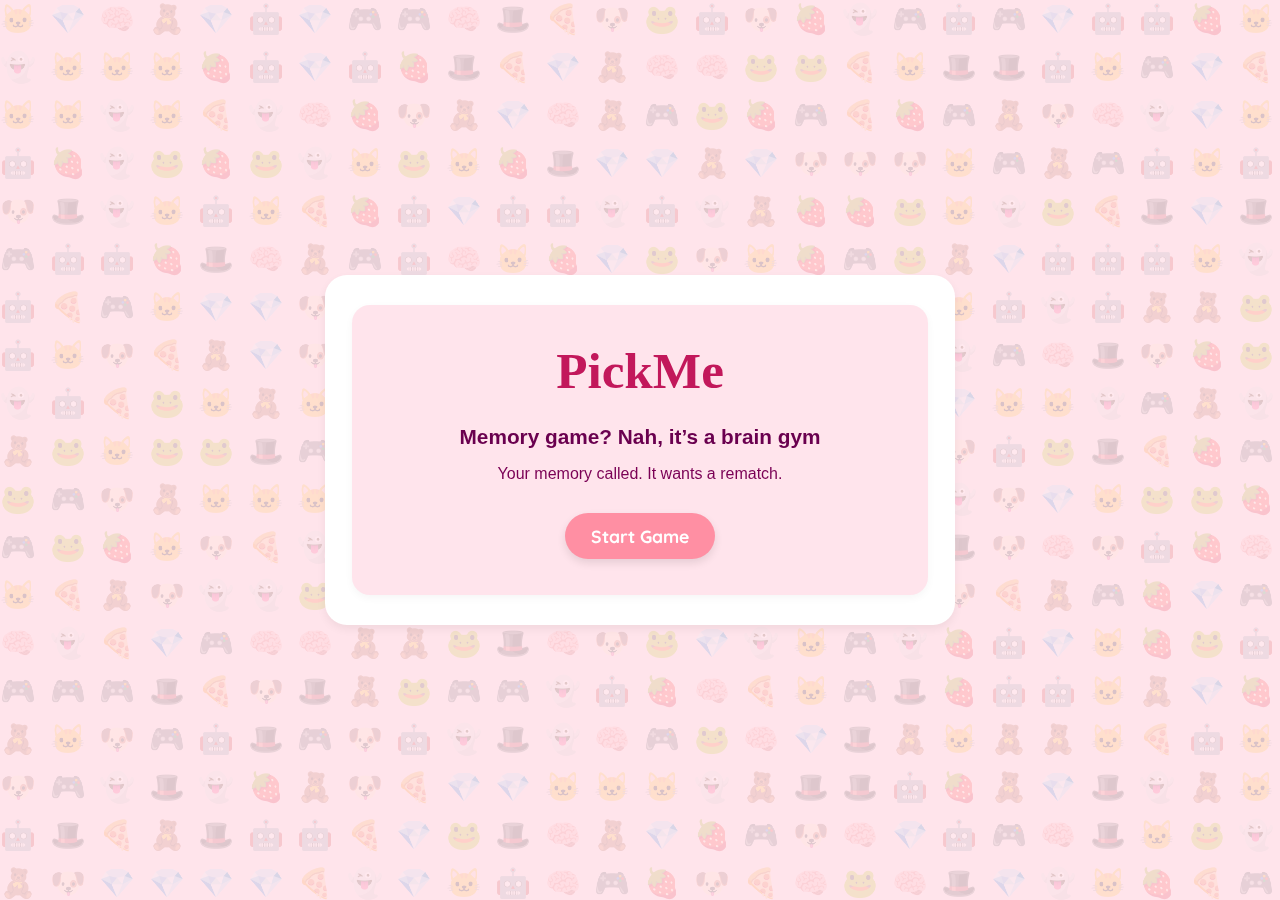
<file: index.html>
<!DOCTYPE html>
<html lang="en">
<head>
  <meta charset="UTF-8" />
  <title>PickMe</title>
  <link rel="stylesheet" href="style.css" />
</head>
<body>
  <div class="emoji-wallpaper" id="emojiWall"></div>
  <div class="retro-box">
  <div class="retro-inner-box">
    <h1 class="retro-title">PickMe</h1>
    <p class="retro-subtitle">Memory game? Nah, it’s a brain gym</p>
    <p class="retro-tagline">Your memory called. It wants a rematch.</p>
    <a href="player.html" class="start-btn">Start Game</a>
  </div>
</div>

  <script>
    const emojis = ["🐶", "👻", "🍕", "🧠", "💎", "🎩", "🐱", "🎮", "🧸", "🐸", "🍓", "🤖"];
    const wall = document.getElementById("emojiWall");
    const count = Math.ceil((window.innerWidth * window.innerHeight) / 1500); 

    for (let i = 0; i < count; i++) {
      const span = document.createElement("span");
      span.textContent = emojis[Math.floor(Math.random() * emojis.length)];
      wall.appendChild(span);
    }
  </script>
</body>

</html>
</file>
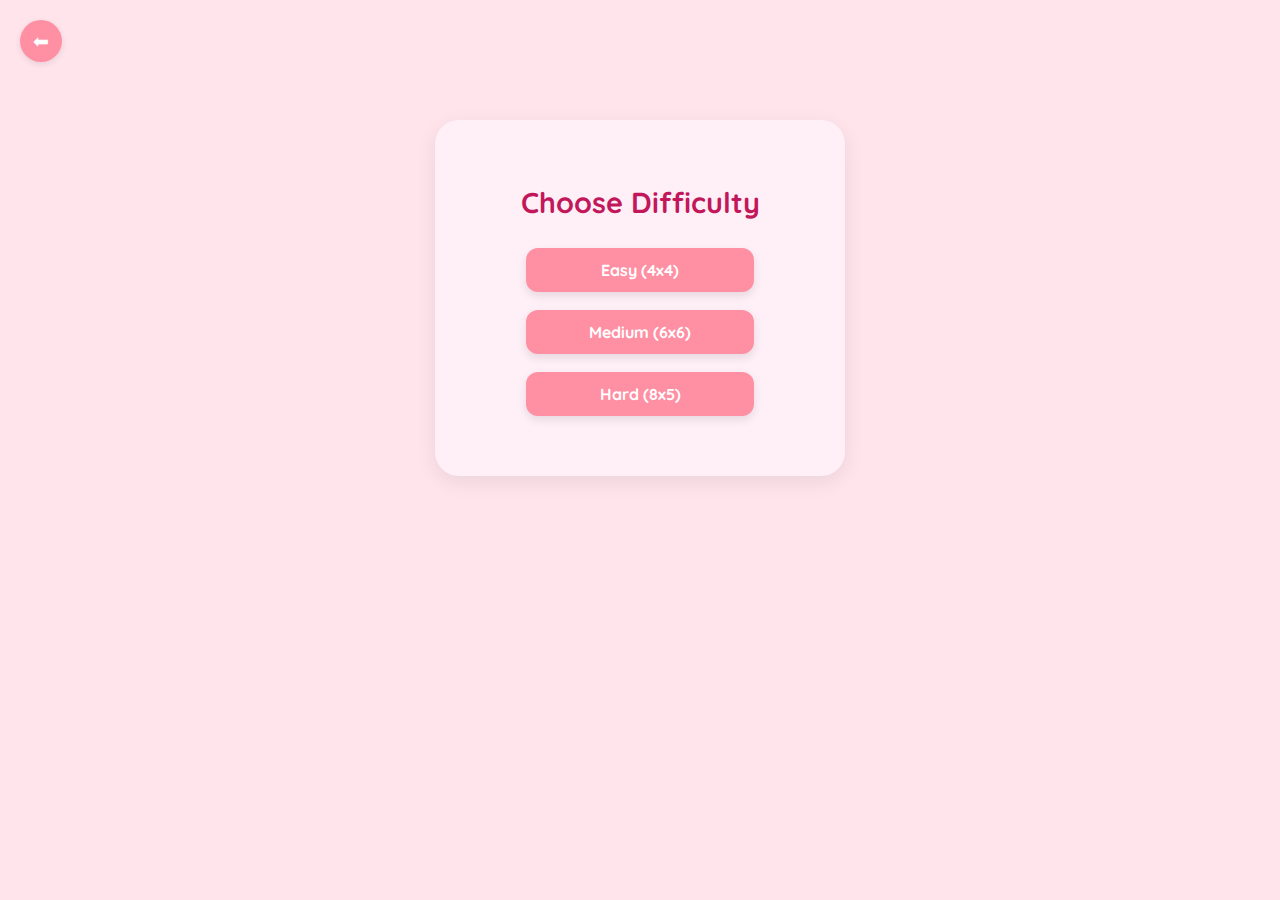
<file: difficulty.html>
<!DOCTYPE html>
<html lang="en">
<head>
  <meta charset="UTF-8">
  <title>Choose Difficulty</title>
  <link rel="stylesheet" href="style.css">
</head>
<body>
  <a href="player.html" class="top-left-back-btn">⬅</a>
  <div class="card-panel">
    <h1 class="panel-title">Choose Difficulty</h1>
    <div class="button-group">
      <a id="easy" class="btn" href="#">Easy (4x4)</a>
      <a id="medium" class="btn" href="#">Medium (6x6)</a>
      <a id="hard" class="btn" href="#">Hard (8x5)</a>
    </div>
  </div>

  <script>
    const urlParams = new URLSearchParams(window.location.search);
    const mode = urlParams.get("mode") || "1"; 

    document.addEventListener("DOMContentLoaded", () => {
      document.getElementById("easy").href = `game.html?difficulty=easy&mode=${mode}`;
      document.getElementById("medium").href = `game.html?difficulty=medium&mode=${mode}`;
      document.getElementById("hard").href = `game.html?difficulty=hard&mode=${mode}`;
    });
  </script>

</body>
</html>
</file>
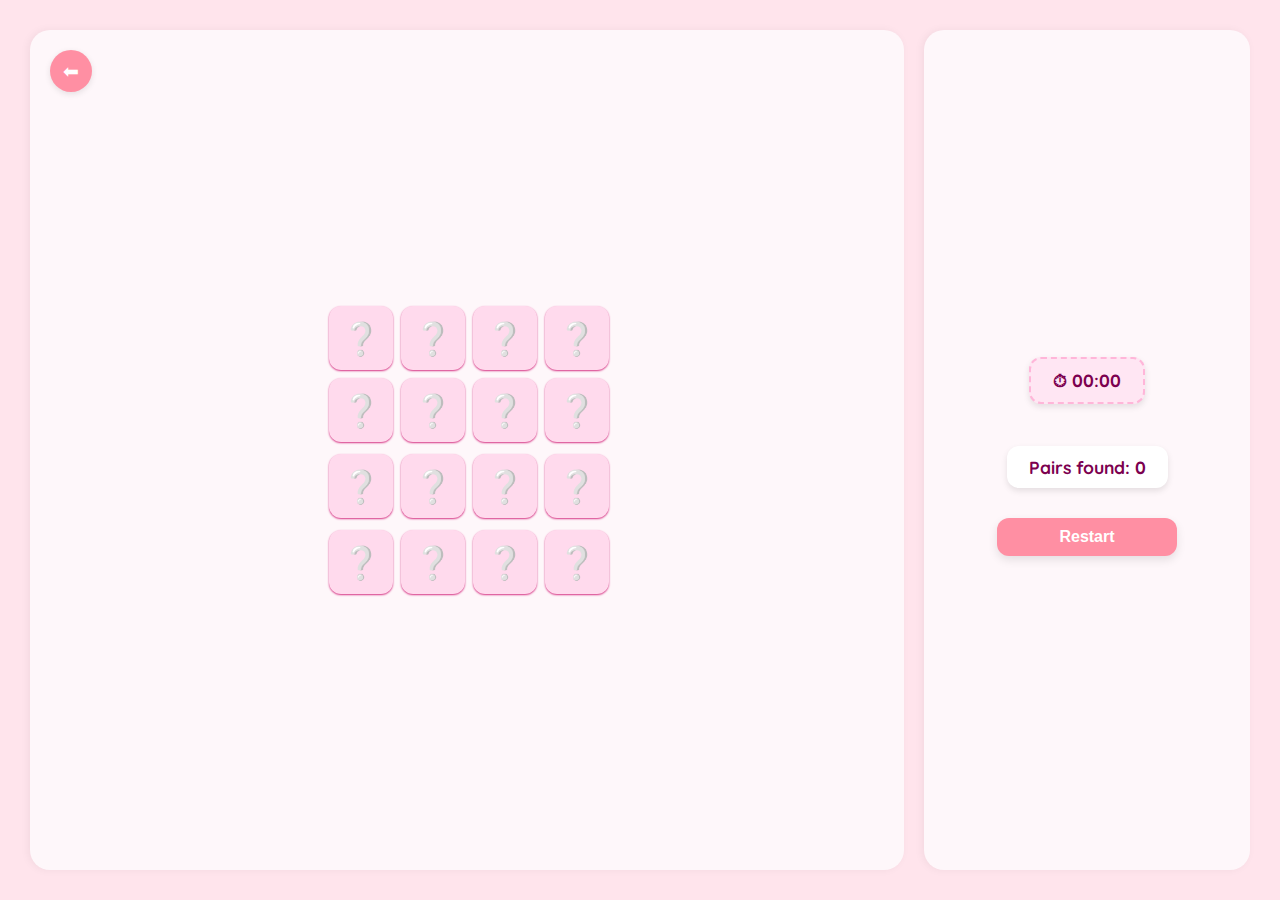
<file: game.html>
<!DOCTYPE html>
<html lang="en">
<head>
  <meta charset="UTF-8" />
  <title>Memory Game</title>
  <link rel="stylesheet" href="style.css" />
</head>
<body>
  <div id="gameContainer">
    <div id="leftPanel" class="game-panel">
      <button class="top-left-back-btn inside-game-back" onclick="window.history.back()">⬅</button>
      <div id="board"></div>
    </div>
    <div id="rightPanel" class="game-panel">
      <div id="timer">⏱ 00:00</div>
      <div id="scoreboard"></div>
      <button class="btn small-btn" onclick="location.reload()">Restart</button>
    </div>
  </div>
  <script src="script.js"></script>
</body>
</html>
</file>
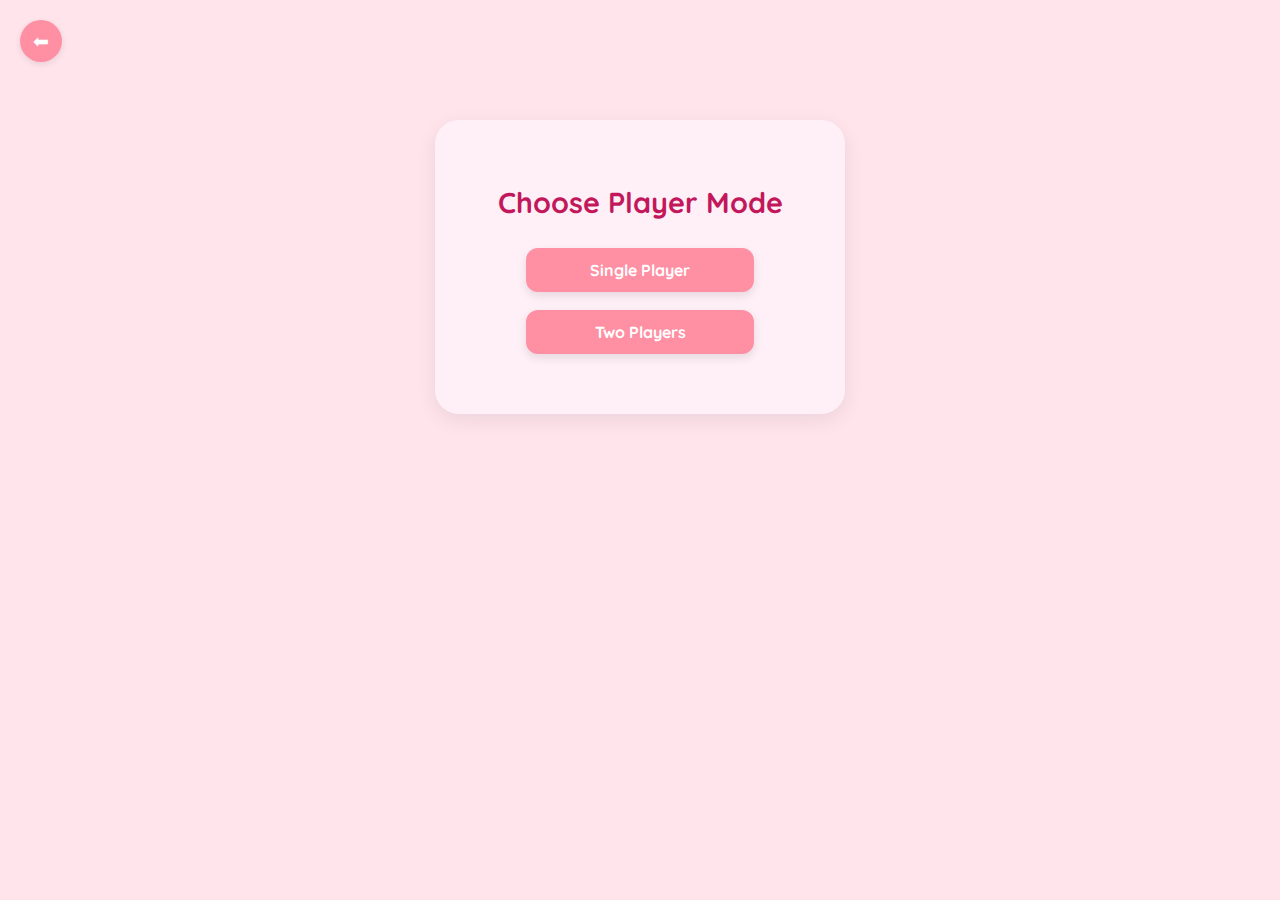
<file: player.html>
<!DOCTYPE html>
<html lang="en">
<head>
  <meta charset="UTF-8">
  <title>Choose Player</title>
  <link rel="stylesheet" href="style.css">
</head>
<body>
  <a href="main.html" class="top-left-back-btn">⬅</a>

  <div class="card-panel">
    <h1 class="panel-title">Choose Player Mode</h1>
    <div class="button-group">
        <a href="difficulty.html?mode=1" class="btn">Single Player</a>
        <a href="difficulty.html?mode=2" class="btn">Two Players</a>
    </div>
  </div>
</body>
</html>
</file>
<file: style.css>
@import url('https://fonts.googleapis.com/css2?family=Quicksand:wght@400;600;700&display=swap');

body {
  margin: 0;
  padding: 0;
  font-family: 'Quicksand', sans-serif;
  background: #ffe4ec;
  color: #4a0033;
  display: flex;
  flex-direction: column;
  align-items: center;
  min-height: 100vh;
  overflow-x: hidden;
  transition: background 0.3s ease;
  box-sizing: border-box;
}

h1, h2, h3 {
  color: #c2185b;
  margin: 24px 0 16px;
  text-align: center;
  font-size: 2rem;
}

.btn {
  background: #ff8fa3;
  border: none;
  color: white;
  padding: 12px 24px;
  font-size: 1rem;
  border-radius: 12px;
  cursor: pointer;
  box-shadow: 0 4px 10px rgba(0,0,0,0.1);
  transition: all 0.25s ease;
  font-weight: bold;
  width: 180px;
  text-decoration: none; 
}

.btn:hover {
  background: #ff6b8a;
  transform: scale(1.04);
} 

.small-back-btn {
  position: absolute;
  top: 20px;
  left: 20px;
  background: #d63384;
  font-size: 0.9rem;
  padding: 10px 18px;
  border-radius: 12px;
  box-shadow: 0 2px 5px rgba(0,0,0,0.1);
  width: auto;
  text-decoration: none; 
}

.inside-game-back {
  z-index: 10;
}

.small-btn {
  width: 180px;
  font-size: 1rem;
  padding: 10px 18px;
}

.difficulty-container .button-group {
  display: flex;
  flex-direction: column;
  align-items: center;
  gap: 20px;
  margin-top: 20px;
}

.difficulty-container .button-group .btn {
  width: 200px;
  max-width: 100%;
  text-align: center;
}

.button-group {
  display: flex;
  flex-direction: column;
  align-items: center;
  gap: 18px;
  margin: 20px 0;
}

#gameContainer {
  display: flex;
  width: 100vw;
  height: 100vh;
  padding: 30px;
  box-sizing: border-box;
  gap: 20px;
}

#leftPanel {
  flex: 3;
  display: flex;
  justify-content: center;
  align-items: center;
  background: #fef7fa;
  padding: 20px;
  position: relative;
  border-radius: 20px;
  box-shadow: -2px 0 8px rgba(0,0,0,0.05);
  transition: background 0.3s ease;
}

body.player1-turn #leftPanel {
  background: #8d0062;
}

body.player2-turn #leftPanel {
  background: #4a0033;
}

#leftPanel .back-btn {
  position: absolute;
  top: 20px;
  left: 20px;
  background: #d63384;
  font-size: 0.85rem;
  padding: 6px 14px;
  border-radius: 10px;
  box-shadow: none;
  z-index: 1;
  text-decoration: none;
}

#board {
  display: grid;
  gap: 12px;
  justify-content: center;
  align-content: center;
  grid-template-rows: repeat(auto-fill, 60px);
}

.card {
  width: 64px;
  height: 64px;
  font-size: 2rem;
  background: #ffdaed;
  border-radius: 12px;
  box-shadow: 0 1px 2px #d63384;
  display: flex;
  align-items: center;
  justify-content: center;
  cursor: pointer;
  transition: transform 0.2s ease;
}

.card:hover {
  transform: scale(1.06);
}

.card.matched {
  background: #ffd1ec;
  box-shadow: 0 0 8px #ff66b2;
}

#rightPanel {
  flex: 1;
  background: #fef7fa;
  display: flex;
  flex-direction: column;
  justify-content: center;
  align-items: center;
  padding: 24px;
  border-radius: 20px;
  box-shadow: -2px 0 8px rgba(0,0,0,0.05);
  gap: 18px;
}

#scoreboard, #gameStatus, #timer {
  font-size: 1.1rem;
  font-weight: bold;
  margin: 12px;
  padding: 10px 22px;
  background: #fff;
  border-radius: 12px;
  box-shadow: 0 3px 6px rgba(0,0,0,0.1);
  color: #7c004f;
}

#timer {
  background: #ffe6f3;
  border: 2px dashed #ffb6d9;
}

.modal {
  position: fixed;
  top: 0;
  left: 0;
  width: 100%;
  height: 100%;
  background: rgba(255, 208, 236, 0.92); 
  display: flex;
  justify-content: center;
  align-items: center;
  z-index: 999;
  font-family: 'Comic Sans MS', 'Poppins', sans-serif;
}

.modal-content {
  background: #fff0f6;
  border-radius: 30px 30px 20px 20px;
  padding: 20px 24px 30px;
  text-align: center;
  box-shadow: 0 6px 20px rgba(255, 105, 180, 0.3);
  width: 250px;
  animation: popIn 0.3s ease;
  border: 4px solid #ffb3d1;
  position: relative;
  font-size: 16px;
}

@keyframes popIn {
  from {
    transform: scale(0.85);
    opacity: 0;
  }
  to {
    transform: scale(1);
    opacity: 1;
  }
}

.modal-header {
  background: #ff4fa8;
  color: white;
  font-size: 1.5rem;
  padding: 8px 0;
  border-radius: 20px 20px 0 0;
  margin: -24px -24px 16px;
  font-weight: bold;
}

.modal-btn {
  margin-top: 18px;
  padding: 10px 20px;
  background-color: #ff4fa8;
  border: none;
  border-radius: 12px;
  color: white;
  font-weight: bold;
  font-size: 1rem;
  cursor: pointer;
  transition: background 0.3s ease;
}

.modal-btn:hover {
  background-color: #d63384;
}

.top-left-back-btn {
  position: absolute;
  top: 20px;
  left: 20px;
  background: #ff8fa3;
  color: white;
  border: none;
  border-radius: 50%;
  width: 42px;
  height: 42px;
  font-size: 1.2rem;
  cursor: pointer;
  box-shadow: 0 2px 6px rgba(0,0,0,0.1);
  display: flex;
  align-items: center;
  justify-content: center;
  transition: background 0.3s ease;
  text-decoration: none;
}

.top-left-back-btn:hover {
  background: #ff6b8a;
}

.card-panel {
  background: #fff0f7;
  padding: 40px 30px;
  border-radius: 24px;
  max-width: 350px;
  width: 90%;
  box-shadow: 0 6px 20px rgba(0, 0, 0, 0.08);
  margin: 120px auto 0 auto;
  text-align: center;
  animation: fadeIn 0.4s ease;
}

.panel-title {
  font-size: 1.8rem;
  font-weight: bold;
  color: #c2185b;
  margin-bottom: 28px;
}

@keyframes fadeIn {
  from { opacity: 0; transform: translateY(20px); }
  to { opacity: 1; transform: translateY(0); }
}

.modal-home-btn {
  background: #ff8fa3;
  color: white;
  border: none;
  border-radius: 50%;
  width: 42px;
  height: 42px;
  font-size: 1.2rem;
  cursor: pointer;
  box-shadow: 0 2px 6px rgba(0,0,0,0.1);
  display: flex;
  align-items: center;
  justify-content: center;
  transition: background 0.3s ease;
  text-decoration: none;
  margin: 20px auto 0; 
}
.modal-home-btn:hover {
  background: #ff6b8a;
}

.emoji-wallpaper {
  position: fixed;
  top: 0;
  left: 0;
  right: 0;
  bottom: 0;
  background-color: #ffe4ec;
  display: grid;
  grid-template-columns: repeat(auto-fill, minmax(40px, 1fr));
  grid-auto-rows: 40px;
  gap: 8px;
  padding: 0;
  margin: 0;
  z-index: 0;
  opacity: 0.15;
  pointer-events: none;
  overflow: hidden;
}

.emoji-wallpaper span {
  font-size: 1.8rem;
  user-select: none;
}

.retro-box {
  background: #fff;
  padding: 30px 25px; 
  border-radius: 22px;
  text-align: center;
  box-shadow: 0 4px 10px rgba(0,0,0,0.06); 
  max-width: 580px;
  width: 90%;
  margin: auto;
  position: relative;
}

.retro-inner-box {
  background: #ffe4ec; 
  padding: 36px 28px;
  border-radius: 18px;
  box-shadow: 0 3px 8px rgba(0,0,0,0.04);
  max-width: 520px;
  margin: auto;
}

.retro-title {
  font-size: 3.2rem;
  font-family: 'Press Start 2P', cursive;
  color: #c2185b;
  margin-top: 0px;
  margin-bottom: 25px;
}

.retro-subtitle {
  font-family: 'Rubik', sans-serif;
  font-size: 1.3rem;
  color: #6a004f;
  font-weight: 600;
  margin-bottom: 10px;
}

.retro-tagline {
  font-family: 'Rubik', sans-serif;
  font-size: 1rem;
  color: #7a0055;
  margin-bottom: 30px;
}

.start-btn {
  background-color: #ff8fa3;
  color: white;
  padding: 12px 26px;
  border-radius: 30px;
  font-size: 1.1rem;
  font-weight: bold;
  border: none;
  text-decoration: none;
  box-shadow: 0 4px 8px rgba(0, 0, 0, 0.1);
  transition: all 0.3s ease; 
  display: inline-block;
}

.start-btn:hover {
  background-color: #ff6b8a;
  transform: scale(1.05);
}

@keyframes pop {
  from { transform: scale(0.9); opacity: 0; }
  to { transform: scale(1); opacity: 1; }
}
</file>
